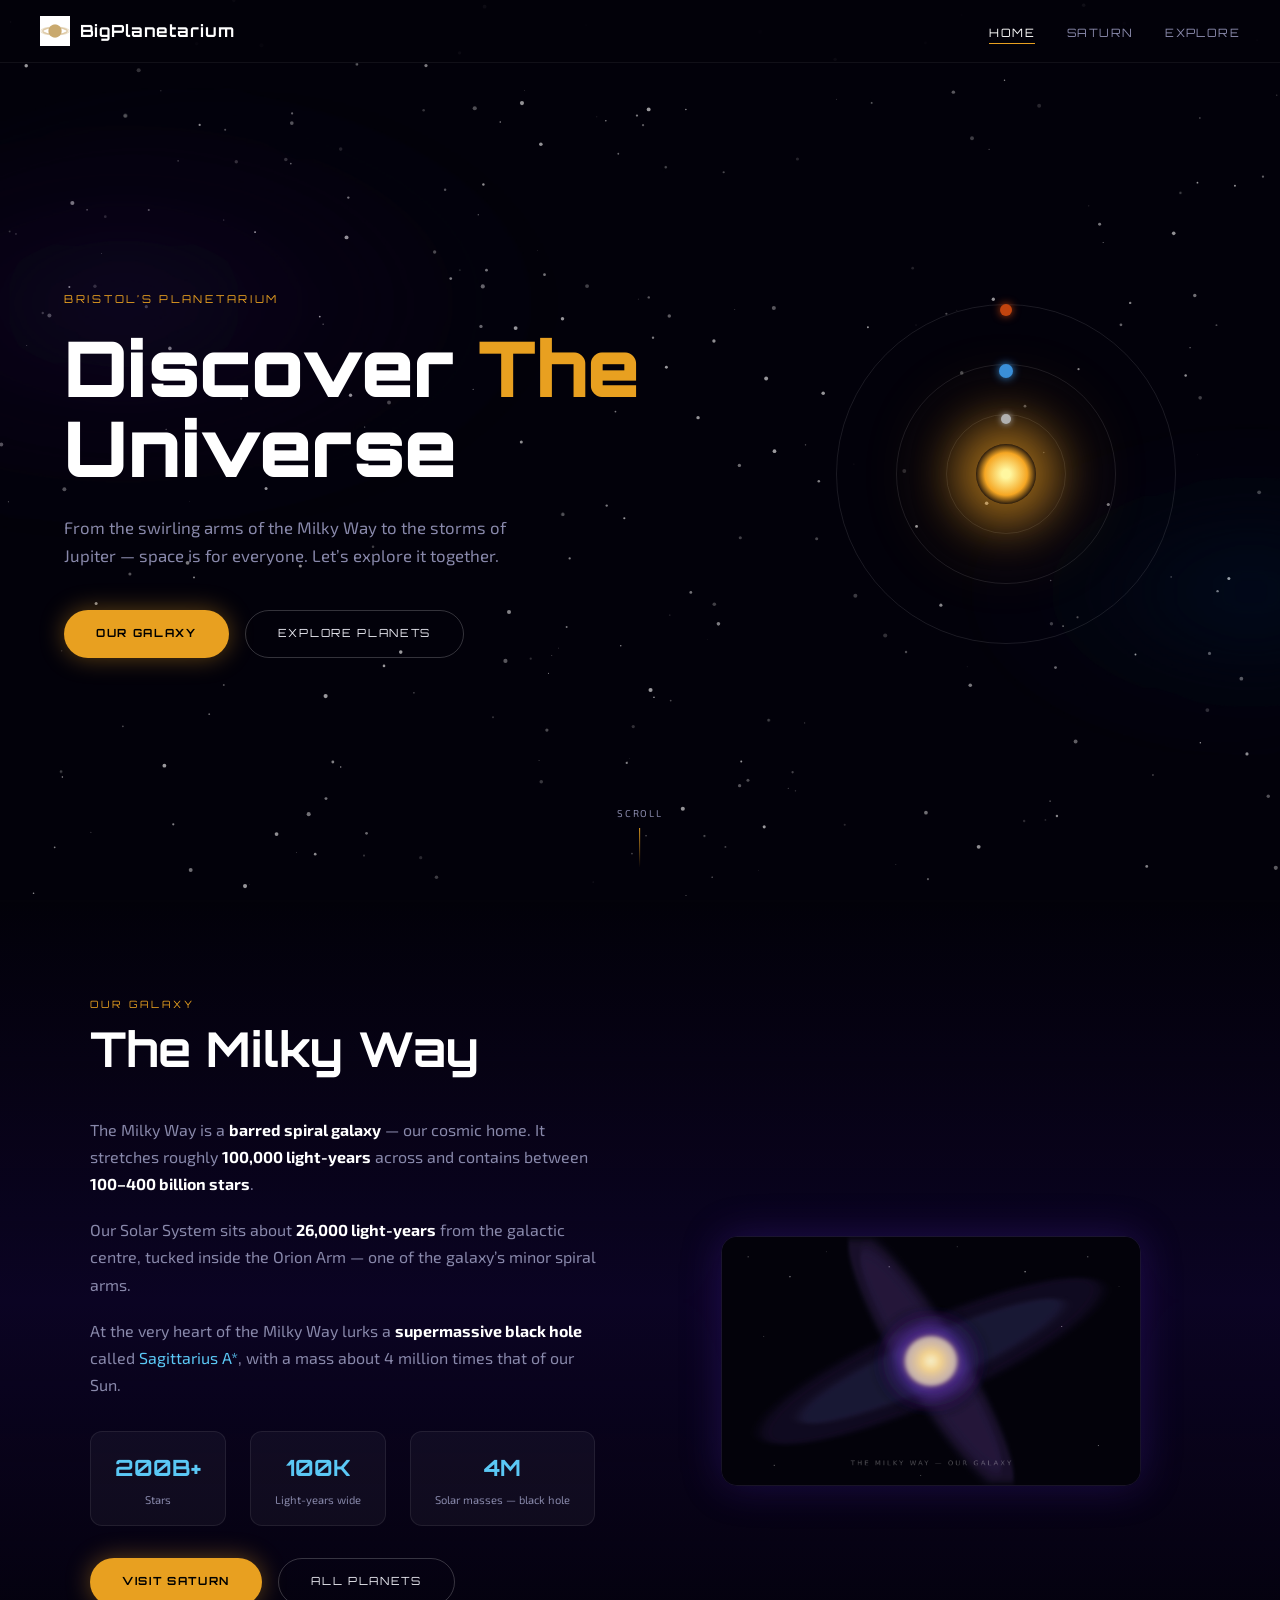
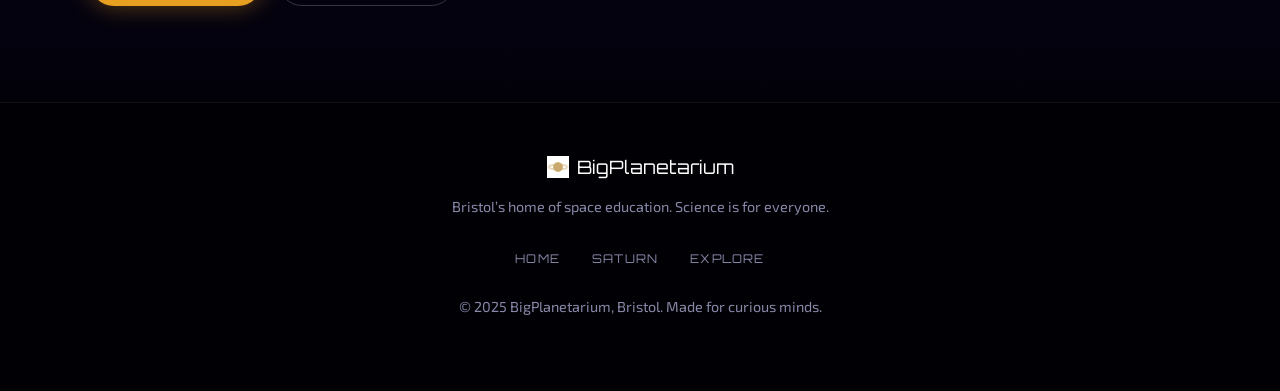
<file: index.html>
<!DOCTYPE html>
<html lang="en">
<head>
  <meta charset="UTF-8" />
  <meta name="viewport" content="width=device-width, initial-scale=1.0" />
  <title>BigPlanetarium &mdash; Home</title>
  <meta name="description" content="BigPlanetarium — Bristol's home of space education. Explore the Milky Way and our Solar System." />
  <link rel="stylesheet" href="style.css" />
  <link href="https://fonts.googleapis.com/css2?family=Orbitron:wght@400;700;900&family=Exo+2:wght@300;400;600&display=swap" rel="stylesheet" />
</head>
<body>

  <!-- STAR CANVAS -->
  <canvas id="starCanvas" aria-hidden="true"></canvas>

  <!-- NAVIGATION -->
  <nav class="navbar" role="navigation" aria-label="Main Navigation">
    <div class="nav-logo">
      <img src="./images/saturn.jpg" alt="" aria-hidden="true" width="30" height="30" />
      <span>BigPlanetarium</span>
    </div>
    <ul class="nav-links" role="list">
      <li><a href="index.html"   class="nav-link active">Home</a></li>
      <li><a href="saturn.html"  class="nav-link">Saturn</a></li>
      <li><a href="explore.html" class="nav-link">Explore</a></li>
    </ul>
    <button class="hamburger" id="hamburger" aria-label="Toggle menu" aria-expanded="false">
      <span></span><span></span><span></span>
    </button>
  </nav>

  <!-- HERO — LANDING PAGE -->
  <section id="home" class="hero" aria-labelledby="hero-heading">
    <img src="./images/hero-bg.jpg" alt="" class="hero-bg-img" aria-hidden="true" />

    <div class="hero-content">
      <p class="hero-tag">Bristol&rsquo;s Planetarium</p>
      <h1 id="hero-heading" class="hero-title">
        <span class="word">Discover</span>
        <span class="word accent">The</span>
        <span class="word">Universe</span>
      </h1>
      <p class="hero-sub">
        From the swirling arms of the Milky Way to the storms of Jupiter &mdash;
        space is for everyone. Let&rsquo;s explore it together.
      </p>
      <div class="hero-cta">
        <a href="#milkyway"    class="btn btn-primary">Our Galaxy</a>
        <a href="explore.html" class="btn btn-ghost">Explore Planets</a>
      </div>
    </div>

    <!-- CSS-only animated solar system (decorative) -->
    <div class="hero-solar" aria-hidden="true">
      <div class="orbit-ring ring-1"></div>
      <div class="orbit-ring ring-2"></div>
      <div class="orbit-ring ring-3"></div>
      <div class="sun-glow"></div>
      <div class="planet-orbit orbit-1"><div class="planet p-mercury"></div></div>
      <div class="planet-orbit orbit-2"><div class="planet p-earth"></div></div>
      <div class="planet-orbit orbit-3"><div class="planet p-mars"></div></div>
    </div>

    <div class="scroll-hint" aria-hidden="true">
      <span>Scroll</span>
      <div class="scroll-arrow"></div>
    </div>
  </section>

  <!-- MILKY WAY OVERVIEW -->
  <section id="milkyway" class="section milkyway-section" aria-labelledby="mw-heading">
    <div class="section-inner">
      <div class="section-label">Our Galaxy</div>
      <h2 id="mw-heading" class="section-title">The Milky Way</h2>

      <div class="mw-grid">
        <div class="mw-text">
          <p>The Milky Way is a <strong>barred spiral galaxy</strong> &mdash; our cosmic home.
             It stretches roughly <strong>100,000 light-years</strong> across and contains
             between <strong>100&ndash;400 billion stars</strong>.</p>
          <p>Our Solar System sits about <strong>26,000 light-years</strong> from the galactic
             centre, tucked inside the Orion Arm &mdash; one of the galaxy&rsquo;s minor spiral arms.</p>
          <p>At the very heart of the Milky Way lurks a <strong>supermassive black hole</strong>
             called <em>Sagittarius A*</em>, with a mass about 4 million times that of our Sun.</p>

          <div class="fact-strip" role="list" aria-label="Key Milky Way facts">
            <div class="fact" role="listitem">
              <span class="fact-num">200B+</span>
              <span class="fact-label">Stars</span>
            </div>
            <div class="fact" role="listitem">
              <span class="fact-num">100K</span>
              <span class="fact-label">Light-years wide</span>
            </div>
            <div class="fact" role="listitem">
              <span class="fact-num">4M</span>
              <span class="fact-label">Solar masses &mdash; black hole</span>
            </div>
          </div>

          <!-- Buttons linking to other pages -->
          <div class="mw-links">
            <a href="saturn.html"  class="btn btn-primary">Visit Saturn</a>
            <a href="explore.html" class="btn btn-ghost">All Planets</a>
          </div>
        </div>

        <div class="mw-visual">
          <img
            src="./images/milkyway.jpg"
            alt="Illustrated overhead view of the Milky Way galaxy showing spiral arms and a glowing core"
            class="mw-img"
            width="400" height="250"
          />
        </div>
      </div>
    </div>
  </section>

  <!-- FOOTER -->
  <footer class="footer" role="contentinfo">
    <div class="footer-inner">
      <div class="footer-logo">
        <img src="./images/saturn.jpg" alt="" aria-hidden="true" width="22" height="22" />
        BigPlanetarium
      </div>
      <p>Bristol&rsquo;s home of space education. Science is for everyone.</p>
      <nav aria-label="Footer Navigation">
        <ul class="footer-links" role="list">
          <li><a href="index.html">Home</a></li>
          <li><a href="saturn.html">Saturn</a></li>
          <li><a href="explore.html">Explore</a></li>
        </ul>
      </nav>
      <p class="footer-copy">&copy; 2025 BigPlanetarium, Bristol. Made for curious minds.</p>
    </div>
  </footer>

  <script src="script.js"></script>
</body>
</html>
</file>
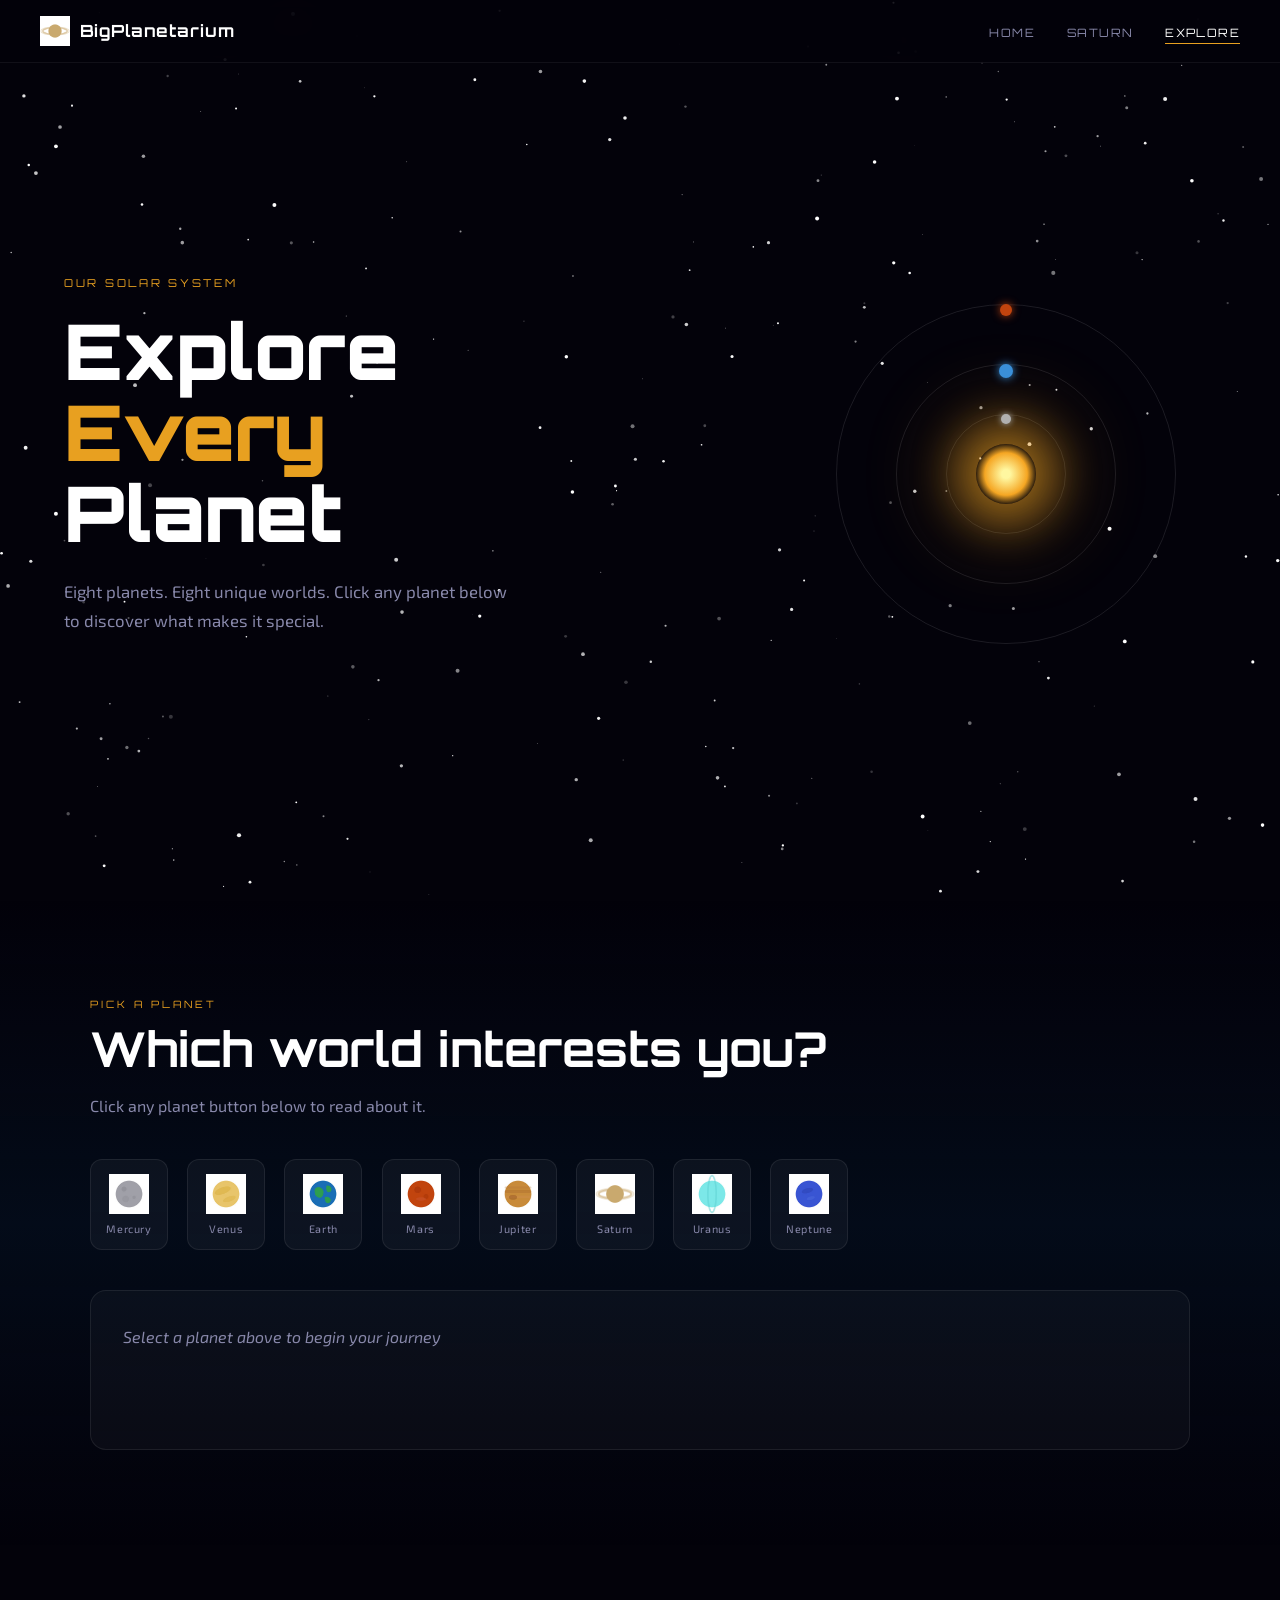
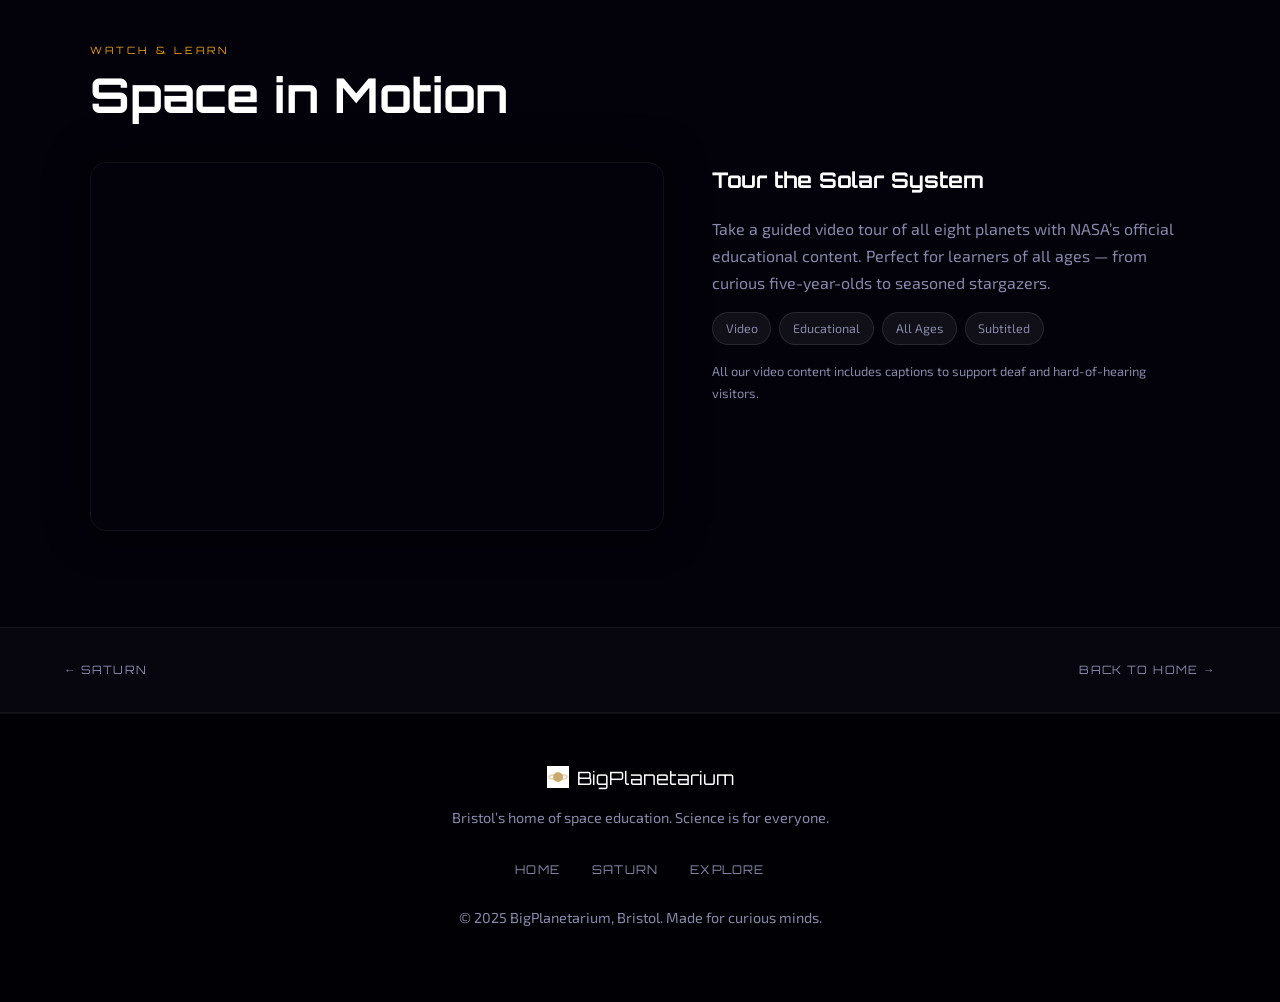
<file: explore.html>
<!DOCTYPE html>
<html lang="en">
<head>
  <meta charset="UTF-8" />
  <meta name="viewport" content="width=device-width, initial-scale=1.0" />
  <title>BigPlanetarium &mdash; Explore</title>
  <meta name="description" content="Explore all eight planets of our Solar System. Click a planet to learn more about it." />
  <link rel="stylesheet" href="style.css" />
  <link href="https://fonts.googleapis.com/css2?family=Orbitron:wght@400;700;900&family=Exo+2:wght@300;400;600&display=swap" rel="stylesheet" />
</head>
<body>

  <!-- STAR CANVAS -->
  <canvas id="starCanvas" aria-hidden="true"></canvas>

  <!-- NAVIGATION -->
  <nav class="navbar" role="navigation" aria-label="Main Navigation">
    <div class="nav-logo">
      <img src="./images/saturn.jpg" alt="" aria-hidden="true" width="30" height="30" />
      <span>BigPlanetarium</span>
    </div>
    <ul class="nav-links" role="list">
      <li><a href="index.html"   class="nav-link">Home</a></li>
      <li><a href="saturn.html"  class="nav-link">Saturn</a></li>
      <li><a href="explore.html" class="nav-link active">Explore</a></li>
    </ul>
    <button class="hamburger" id="hamburger" aria-label="Toggle menu" aria-expanded="false">
      <span></span><span></span><span></span>
    </button>
  </nav>

  <!-- EXPLORE HERO -->
  <section class="page-hero explore-hero" aria-labelledby="explore-hero-h">
    <div class="page-hero-content">
      <p class="hero-tag">Our Solar System</p>
      <h1 id="explore-hero-h" class="hero-title">
        <span class="word">Explore</span>
        <span class="word accent">Every</span>
        <span class="word">Planet</span>
      </h1>
      <p class="hero-sub">
        Eight planets. Eight unique worlds. Click any planet below to discover
        what makes it special.
      </p>
    </div>

    <!-- CSS mini solar system -->
    <div class="hero-solar" aria-hidden="true">
      <div class="orbit-ring ring-1"></div>
      <div class="orbit-ring ring-2"></div>
      <div class="orbit-ring ring-3"></div>
      <div class="sun-glow"></div>
      <div class="planet-orbit orbit-1"><div class="planet p-mercury"></div></div>
      <div class="planet-orbit orbit-2"><div class="planet p-earth"></div></div>
      <div class="planet-orbit orbit-3"><div class="planet p-mars"></div></div>
    </div>
  </section>

  <!-- ══════════════════════════════════════
       PLANET PICKER
       All planet content is in HTML.
       JS only shows/hides the articles.
  ══════════════════════════════════════ -->
  <section class="section explore-section" aria-labelledby="picker-heading">
    <div class="section-inner">
      <div class="section-label">Pick a Planet</div>
      <h2 id="picker-heading" class="section-title">Which world interests you?</h2>
      <p class="section-sub">Click any planet button below to read about it.</p>

      <!-- 8 PLANET BUTTONS — each points to its article via data-target -->
      <div class="solar-picker" role="group" aria-label="Solar System planet picker">

        <button class="picker-btn" data-target="info-mercury" aria-label="Learn about Mercury">
          <img src="./images/mercury.jpg" alt="" class="picker-planet-icon" aria-hidden="true" />
          <span class="picker-planet-name">Mercury</span>
        </button>

        <button class="picker-btn" data-target="info-venus" aria-label="Learn about Venus">
          <img src="./images/venus.jpg" alt="" class="picker-planet-icon" aria-hidden="true" />
          <span class="picker-planet-name">Venus</span>
        </button>

        <button class="picker-btn" data-target="info-earth" aria-label="Learn about Earth">
          <img src="./images/earth.jpg " alt="" class="picker-planet-icon" aria-hidden="true" />
          <span class="picker-planet-name">Earth</span>
        </button>

        <button class="picker-btn" data-target="info-mars" aria-label="Learn about Mars">
          <img src="./images/mars.jpg" alt="" class="picker-planet-icon" aria-hidden="true" />
          <span class="picker-planet-name">Mars</span>
        </button>

        <button class="picker-btn" data-target="info-jupiter" aria-label="Learn about Jupiter">
          <img src="./images/jupiter.jpg" alt="" class="picker-planet-icon" aria-hidden="true" />
          <span class="picker-planet-name">Jupiter</span>
        </button>

        <button class="picker-btn" data-target="info-saturn" aria-label="Learn about Saturn">
          <img src="./images/saturn.jpg" alt="" class="picker-planet-icon" aria-hidden="true" />
          <span class="picker-planet-name">Saturn</span>
        </button>

        <button class="picker-btn" data-target="info-uranus" aria-label="Learn about Uranus">
          <img src="./images/uranus.jpg" alt="" class="picker-planet-icon" aria-hidden="true" />
          <span class="picker-planet-name">Uranus</span>
        </button>

        <button class="picker-btn" data-target="info-neptune" aria-label="Learn about Neptune">
          <img src="./images/neptune.jpg" alt="" class="picker-planet-icon" aria-hidden="true" />
          <span class="picker-planet-name">Neptune</span>
        </button>

      </div><!-- end .solar-picker -->

      <!-- PLANET INFO CARDS — all written in HTML, JS shows the right one -->
      <div class="planet-card" id="planetCard" aria-live="polite" aria-atomic="true">

        <p class="card-prompt" id="cardPrompt">Select a planet above to begin your journey</p>

        <!-- MERCURY -->
        <article class="planet-info-panel hidden" id="info-mercury" aria-label="Mercury information">
          <div class="card-header">
            <img src="./images/mercury.jpg" alt="Mercury" class="card-planet-icon" />
            <div>
              <div class="card-name">Mercury</div>
              <div class="card-type">Rocky Planet</div>
            </div>
          </div>
          <p class="card-desc">Mercury is the smallest planet and the closest to the Sun. A single day on Mercury is longer than its year &mdash; it spins very slowly but orbits the Sun incredibly fast.</p>
          <div class="card-facts" aria-label="Mercury key facts">
            <span class="card-fact">77M km from Sun</span>
            <span class="card-fact">Day: 59 Earth days</span>
            <span class="card-fact">Moons: 0</span>
          </div>
        </article>

        <!-- VENUS -->
        <article class="planet-info-panel hidden" id="info-venus" aria-label="Venus information">
          <div class="card-header">
            <img src="./images/venus.jpg" alt="Venus" class="card-planet-icon" />
            <div>
              <div class="card-name">Venus</div>
              <div class="card-type">Terrestrial Planet</div>
            </div>
          </div>
          <p class="card-desc">Venus is the hottest planet at 465&deg;C &mdash; even hotter than Mercury. A thick blanket of carbon dioxide traps heat in a runaway greenhouse effect. It also spins backwards.</p>
          <div class="card-facts" aria-label="Venus key facts">
            <span class="card-fact">Temp: 465&deg;C</span>
            <span class="card-fact">Day: 243 Earth days</span>
            <span class="card-fact">Moons: 0</span>
          </div>
        </article>

        <!-- EARTH -->
        <article class="planet-info-panel hidden" id="info-earth" aria-label="Earth information">
          <div class="card-header">
            <img src="./images/earth.jpg" alt="Earth" class="card-planet-icon" />
            <div>
              <div class="card-name">Earth</div>
              <div class="card-type">Terrestrial Planet</div>
            </div>
          </div>
          <p class="card-desc">Our home &mdash; the only planet known to support life. Earth has liquid water, a protective magnetic field, and just the right atmosphere to keep conditions stable for living things.</p>
          <div class="card-facts" aria-label="Earth key facts">
            <span class="card-fact">150M km from Sun</span>
            <span class="card-fact">Day: 24 hours</span>
            <span class="card-fact">Moons: 1</span>
          </div>
        </article>

        <!-- MARS -->
        <article class="planet-info-panel hidden" id="info-mars" aria-label="Mars information">
          <div class="card-header">
            <img src="./images/mars.jpg" alt="Mars" class="card-planet-icon" />
            <div>
              <div class="card-name">Mars</div>
              <div class="card-type">Rocky Planet</div>
            </div>
          </div>
          <p class="card-desc">Mars has the tallest volcano in the Solar System (Olympus Mons) and a canyon that would stretch across the USA. NASA rovers are actively exploring its surface today.</p>
          <div class="card-facts" aria-label="Mars key facts">
            <span class="card-fact">Temp: &minus;60&deg;C avg</span>
            <span class="card-fact">Day: 24.6 hours</span>
            <span class="card-fact">Moons: 2</span>
          </div>
        </article>

        <!-- JUPITER -->
        <article class="planet-info-panel hidden" id="info-jupiter" aria-label="Jupiter information">
          <div class="card-header">
            <img src="./images/jupiter.jpg" alt="Jupiter" class="card-planet-icon" />
            <div>
              <div class="card-name">Jupiter</div>
              <div class="card-type">Gas Giant</div>
            </div>
          </div>
          <p class="card-desc">Jupiter is so large that every other planet could fit inside it. Its Great Red Spot is a storm that has been swirling for over 350 years. It has 95 known moons.</p>
          <div class="card-facts" aria-label="Jupiter key facts">
            <span class="card-fact">Moons: 95</span>
            <span class="card-fact">Day: 10 hours</span>
            <span class="card-fact">Mass: 318x Earth</span>
          </div>
        </article>

        <!-- SATURN -->
        <article class="planet-info-panel hidden" id="info-saturn" aria-label="Saturn information">
          <div class="card-header">
            <img src="./images/saturn.jpg" alt="Saturn" class="card-planet-icon" />
            <div>
              <div class="card-name">Saturn</div>
              <div class="card-type">Gas Giant</div>
            </div>
          </div>
          <p class="card-desc">Famous for its spectacular ring system made of ice and rock. Saturn is the least dense planet &mdash; it would float on water! It holds the record with 146 confirmed moons. <a href="saturn.html">Visit the full Saturn page &rarr;</a></p>
          <div class="card-facts" aria-label="Saturn key facts">
            <span class="card-fact">7 main ring groups</span>
            <span class="card-fact">Moons: 146</span>
            <span class="card-fact">Day: 10.7 hours</span>
          </div>
        </article>

        <!-- URANUS -->
        <article class="planet-info-panel hidden" id="info-uranus" aria-label="Uranus information">
          <div class="card-header">
            <img src="./images/uranus.jpg" alt="Uranus" class="card-planet-icon" />
            <div>
              <div class="card-name">Uranus</div>
              <div class="card-type">Ice Giant</div>
            </div>
          </div>
          <p class="card-desc">Uranus rotates on its side &mdash; its axis is tilted at 98 degrees, so it essentially rolls around the Sun. Its blue-green colour comes from methane in its atmosphere.</p>
          <div class="card-facts" aria-label="Uranus key facts">
            <span class="card-fact">Temp: &minus;224&deg;C</span>
            <span class="card-fact">Moons: 28</span>
            <span class="card-fact">Tilt: 98 degrees</span>
          </div>
        </article>

        <!-- NEPTUNE -->
        <article class="planet-info-panel hidden" id="info-neptune" aria-label="Neptune information">
          <div class="card-header">
            <img src="./images/neptune.jpg" alt="Neptune" class="card-planet-icon" />
            <div>
              <div class="card-name">Neptune</div>
              <div class="card-type">Ice Giant</div>
            </div>
          </div>
          <p class="card-desc">Neptune has the strongest winds in the Solar System &mdash; up to 2,100 km/h. It was the first planet discovered through mathematical prediction rather than direct observation.</p>
          <div class="card-facts" aria-label="Neptune key facts">
            <span class="card-fact">Wind: 2,100 km/h</span>
            <span class="card-fact">Moons: 16</span>
            <span class="card-fact">Year: 165 Earth years</span>
          </div>
        </article>

      </div><!-- end #planetCard -->
    </div>
  </section>

  <!-- VIDEO SECTION -->
  <section class="section media-section" aria-labelledby="media-heading">
    <div class="section-inner">
      <div class="section-label">Watch &amp; Learn</div>
      <h2 id="media-heading" class="section-title">Space in Motion</h2>
      <div class="media-grid">
        <div class="video-wrap">
          <iframe
            width="100%"
            height="360"
            src="https://www.youtube.com/embed/libKVRa01L8"
            title="Tour of the Solar System — NASA educational video"
            frameborder="0"
            allow="accelerometer; autoplay; clipboard-write; encrypted-media; gyroscope; picture-in-picture"
            allowfullscreen
            aria-label="YouTube video: Tour of the Solar System">
          </iframe>
        </div>
        <div class="media-text">
          <h3>Tour the Solar System</h3>
          <p>Take a guided video tour of all eight planets with NASA&rsquo;s official educational content. Perfect for learners of all ages &mdash; from curious five-year-olds to seasoned stargazers.</p>
          <div class="media-badges" aria-label="Content features">
            <span class="badge">Video</span>
            <span class="badge">Educational</span>
            <span class="badge">All Ages</span>
            <span class="badge">Subtitled</span>
          </div>
          <p class="media-note">All our video content includes captions to support deaf and hard-of-hearing visitors.</p>
        </div>
      </div>
    </div>
  </section>

  <!-- PAGE NAVIGATION -->
  <div class="page-nav-strip">
    <a href="saturn.html" class="page-nav-btn">&larr; Saturn</a>
    <a href="index.html"  class="page-nav-btn">Back to Home &rarr;</a>
  </div>

  <!-- FOOTER -->
  <footer class="footer" role="contentinfo">
    <div class="footer-inner">
      <div class="footer-logo">
        <img src="./images/saturn.jpg" alt="" aria-hidden="true" width="22" height="22" />
        BigPlanetarium
      </div>
      <p>Bristol&rsquo;s home of space education. Science is for everyone.</p>
      <nav aria-label="Footer Navigation">
        <ul class="footer-links" role="list">
          <li><a href="index.html">Home</a></li>
          <li><a href="saturn.html">Saturn</a></li>
          <li><a href="explore.html">Explore</a></li>
        </ul>
      </nav>
      <p class="footer-copy">&copy; 2025 BigPlanetarium, Bristol. Made for curious minds.</p>
    </div>
  </footer>

  <script src="script.js"></script>
</body>
</html>
</file>
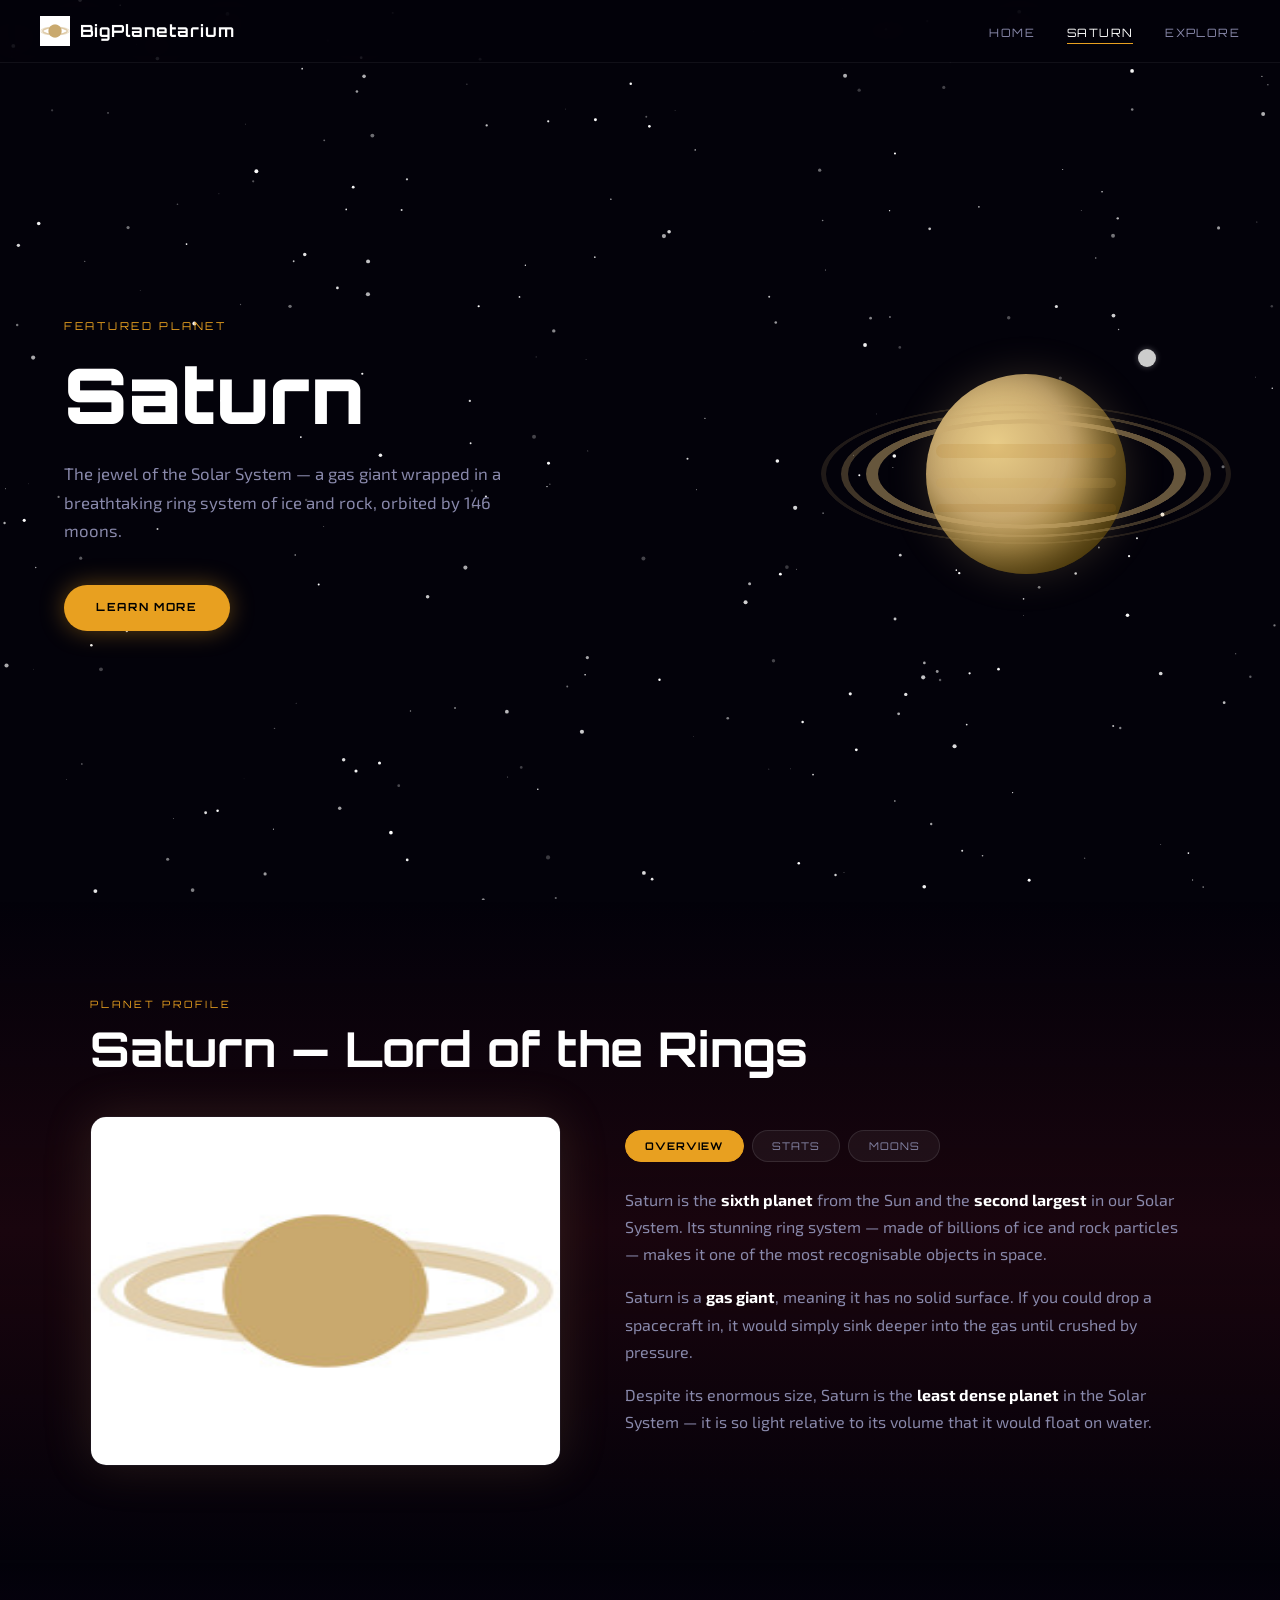
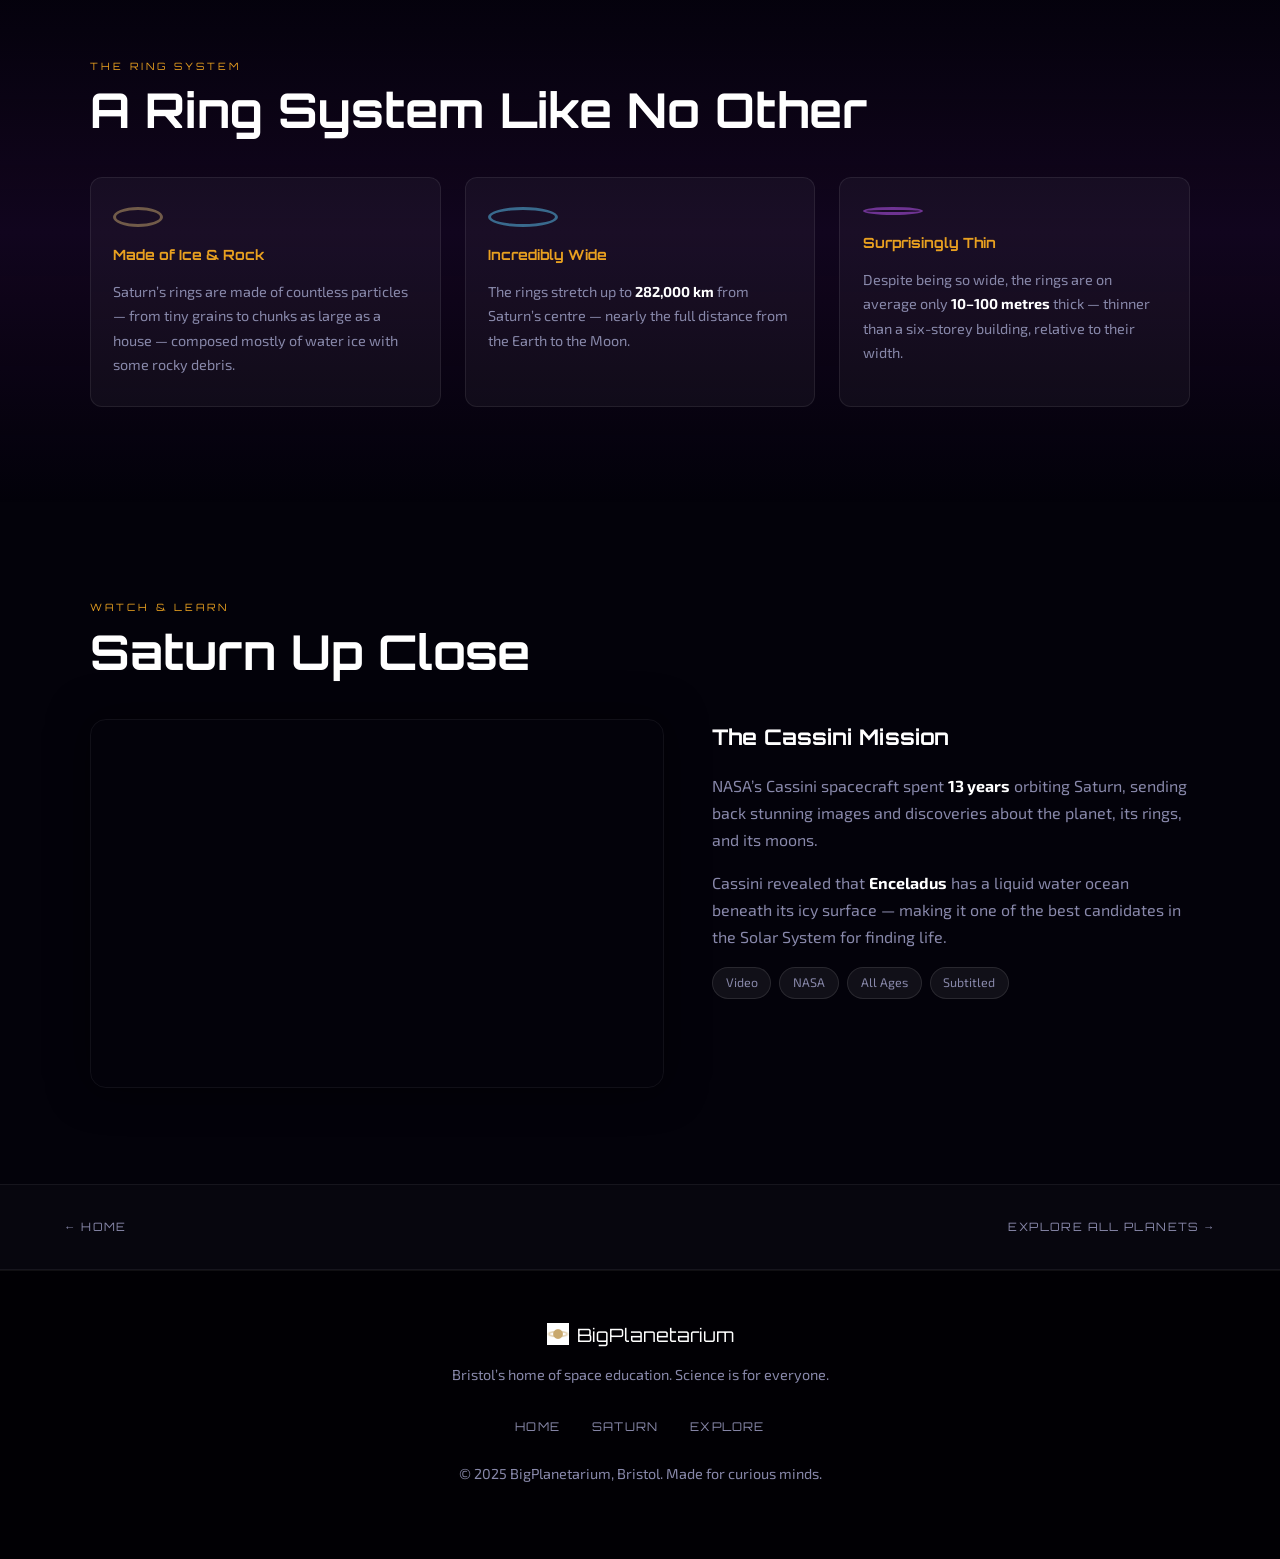
<file: saturn.html>
<!DOCTYPE html>
<html lang="en">
<head>
  <meta charset="UTF-8" />
  <meta name="viewport" content="width=device-width, initial-scale=1.0" />
  <title>BigPlanetarium &mdash; Saturn</title>
  <meta name="description" content="Explore Saturn — the ringed gas giant. Learn about its rings, moons, and statistics." />
  <link rel="stylesheet" href="style.css" />
  <link href="https://fonts.googleapis.com/css2?family=Orbitron:wght@400;700;900&family=Exo+2:wght@300;400;600&display=swap" rel="stylesheet" />
</head>
<body>

  <!-- STAR CANVAS -->
  <canvas id="starCanvas" aria-hidden="true"></canvas>

  <!-- NAVIGATION -->
  <nav class="navbar" role="navigation" aria-label="Main Navigation">
    <div class="nav-logo">
      <img src="./images/saturn.jpg" alt="" aria-hidden="true" width="30" height="30" />
      <span>BigPlanetarium</span>
    </div>
    <ul class="nav-links" role="list">
      <li><a href="index.html"   class="nav-link">Home</a></li>
      <li><a href="saturn.html"  class="nav-link active">Saturn</a></li>
      <li><a href="explore.html" class="nav-link">Explore</a></li>
    </ul>
    <button class="hamburger" id="hamburger" aria-label="Toggle menu" aria-expanded="false">
      <span></span><span></span><span></span>
    </button>
  </nav>

  <!-- SATURN HERO -->
  <section class="page-hero" aria-labelledby="saturn-hero-h">
    <div class="page-hero-content">
      <p class="hero-tag">Featured Planet</p>
      <h1 id="saturn-hero-h" class="hero-title">
        <span class="word">Saturn</span>
      </h1>
      <p class="hero-sub">
        The jewel of the Solar System &mdash; a gas giant wrapped in a breathtaking
        ring system of ice and rock, orbited by 146 moons.
      </p>
      <a href="#saturn-main" class="btn btn-primary">Learn More</a>
    </div>

    <!-- CSS Saturn in the hero -->
    <div class="hero-saturn-wrap" aria-hidden="true">
      <div class="saturn-body">
        <div class="saturn-band b1"></div>
        <div class="saturn-band b2"></div>
        <div class="saturn-band b3"></div>
        <div class="saturn-ring-container">
          <div class="saturn-ring ring-a"></div>
          <div class="saturn-ring ring-b"></div>
          <div class="saturn-ring ring-c"></div>
        </div>
        <div class="saturn-moon"></div>
      </div>
    </div>
  </section>

  <!-- SATURN INFO + TABS -->
  <section id="saturn-main" class="section planet-section" aria-labelledby="planet-heading">
    <div class="section-inner">
      <div class="section-label">Planet Profile</div>
      <h2 id="planet-heading" class="section-title">Saturn &mdash; Lord of the Rings</h2>

      <div class="planet-layout">

        <!-- Saturn SVG artwork -->
        <div class="saturn-img-wrap">
          <img
            src="./images/saturn.jpg"
            alt="Illustrated view of Saturn with its ring system and nearby moon Titan"
            class="saturn-page-img"
            width="500" height="350"
          />
        </div>

        <!-- Tab panel -->
        <div class="planet-info">
          <div class="info-tabs" role="tablist" aria-label="Saturn information tabs">
            <button class="tab active" role="tab" aria-selected="true"  data-tab="overview">Overview</button>
            <button class="tab"        role="tab" aria-selected="false" data-tab="stats">Stats</button>
            <button class="tab"        role="tab" aria-selected="false" data-tab="moons">Moons</button>
          </div>

          <div class="tab-content" id="tab-overview" role="tabpanel">
            <p>Saturn is the <strong>sixth planet</strong> from the Sun and the
               <strong>second largest</strong> in our Solar System. Its stunning ring
               system &mdash; made of billions of ice and rock particles &mdash; makes it
               one of the most recognisable objects in space.</p>
            <p>Saturn is a <strong>gas giant</strong>, meaning it has no solid surface.
               If you could drop a spacecraft in, it would simply sink deeper into the
               gas until crushed by pressure.</p>
            <p>Despite its enormous size, Saturn is the <strong>least dense planet</strong>
               in the Solar System &mdash; it is so light relative to its volume that it
               would float on water.</p>
          </div>

          <div class="tab-content hidden" id="tab-stats" role="tabpanel">
            <ul class="stat-list" aria-label="Saturn statistics">
              <li><span>Distance from Sun</span> <strong>1.43 billion km</strong></li>
              <li><span>Day length</span>         <strong>10.7 hours</strong></li>
              <li><span>Year length</span>        <strong>29.4 Earth years</strong></li>
              <li><span>Temperature</span>        <strong>&minus;178&deg;C</strong></li>
              <li><span>Diameter</span>           <strong>116,460 km</strong></li>
              <li><span>Number of moons</span>    <strong>146 (and counting)</strong></li>
              <li><span>Ring groups</span>        <strong>7 main rings</strong></li>
            </ul>
          </div>

          <div class="tab-content hidden" id="tab-moons" role="tabpanel">
            <p>Saturn has <strong>146 confirmed moons</strong> &mdash; more than any other planet.</p>
            <ul class="moon-list">
              <li>
                <span class="moon-dot titan"></span>
                <span><strong>Titan</strong> &mdash; larger than Mercury, with a thick atmosphere and liquid methane lakes</span>
              </li>
              <li>
                <span class="moon-dot enceladus"></span>
                <span><strong>Enceladus</strong> &mdash; jets of water ice shoot from its south pole, hinting at a hidden ocean</span>
              </li>
              <li>
                <span class="moon-dot mimas"></span>
                <span><strong>Mimas</strong> &mdash; its huge crater makes it look remarkably like the Death Star</span>
              </li>
            </ul>
          </div>
        </div>
      </div>
    </div>
  </section>

  <!-- RINGS SECTION -->
  <section class="section rings-section" aria-labelledby="rings-heading">
    <div class="section-inner">
      <div class="section-label">The Ring System</div>
      <h2 id="rings-heading" class="section-title">A Ring System Like No Other</h2>
      <div class="rings-grid">

        <div class="ring-card">
          <div class="ring-card-icon ice" aria-hidden="true"></div>
          <h3>Made of Ice &amp; Rock</h3>
          <p>Saturn&rsquo;s rings are made of countless particles &mdash; from tiny grains
             to chunks as large as a house &mdash; composed mostly of water ice with some
             rocky debris.</p>
        </div>

        <div class="ring-card">
          <div class="ring-card-icon wide" aria-hidden="true"></div>
          <h3>Incredibly Wide</h3>
          <p>The rings stretch up to <strong>282,000 km</strong> from Saturn&rsquo;s
             centre &mdash; nearly the full distance from the Earth to the Moon.</p>
        </div>

        <div class="ring-card">
          <div class="ring-card-icon thin" aria-hidden="true"></div>
          <h3>Surprisingly Thin</h3>
          <p>Despite being so wide, the rings are on average only <strong>10&ndash;100
             metres</strong> thick &mdash; thinner than a six-storey building, relative
             to their width.</p>
        </div>

      </div>
    </div>
  </section>

  <!-- VIDEO -->
  <section class="section media-section" aria-labelledby="saturn-video-h">
    <div class="section-inner">
      <div class="section-label">Watch &amp; Learn</div>
      <h2 id="saturn-video-h" class="section-title">Saturn Up Close</h2>
      <div class="media-grid">
        <div class="video-wrap">
          <iframe
            width="100%"
            height="360"
            src="https://www.youtube.com/embed/epZdZaEQhS0"
            title="Saturn — NASA Cassini mission highlights"
            frameborder="0"
            allow="accelerometer; autoplay; clipboard-write; encrypted-media; gyroscope; picture-in-picture"
            allowfullscreen
            aria-label="YouTube video: Saturn Cassini mission highlights">
          </iframe>
        </div>
        <div class="media-text">
          <h3>The Cassini Mission</h3>
          <p>NASA&rsquo;s Cassini spacecraft spent <strong>13 years</strong> orbiting
             Saturn, sending back stunning images and discoveries about the planet,
             its rings, and its moons.</p>
          <p>Cassini revealed that <strong>Enceladus</strong> has a liquid water ocean
             beneath its icy surface &mdash; making it one of the best candidates in
             the Solar System for finding life.</p>
          <div class="media-badges" aria-label="Content features">
            <span class="badge">Video</span>
            <span class="badge">NASA</span>
            <span class="badge">All Ages</span>
            <span class="badge">Subtitled</span>
          </div>
        </div>
      </div>
    </div>
  </section>

  <!-- PAGE NAVIGATION -->
  <div class="page-nav-strip">
    <a href="index.html"   class="page-nav-btn">&larr; Home</a>
    <a href="explore.html" class="page-nav-btn">Explore All Planets &rarr;</a>
  </div>

  <!-- FOOTER -->
  <footer class="footer" role="contentinfo">
    <div class="footer-inner">
      <div class="footer-logo">
        <img src="./images/saturn.jpg" alt="" aria-hidden="true" width="22" height="22" />
        BigPlanetarium
      </div>
      <p>Bristol&rsquo;s home of space education. Science is for everyone.</p>
      <nav aria-label="Footer Navigation">
        <ul class="footer-links" role="list">
          <li><a href="index.html">Home</a></li>
          <li><a href="saturn.html">Saturn</a></li>
          <li><a href="explore.html">Explore</a></li>
        </ul>
      </nav>
      <p class="footer-copy">&copy; 2025 BigPlanetarium, Bristol. Made for curious minds.</p>
    </div>
  </footer>

  <script src="script.js"></script>
</body>
</html>
</file>
<file: style.css>
/* ===========================
   BigPlanetarium — style.css
   =========================== */

/* CSS VARIABLES */
:root {
  --bg:           #03020a;
  --bg2:          #07051a;
  --accent:       #e8a020;
  --accent2:      #5bc8f5;
  --accent3:      #c45bff;
  --text:         #e8e8f0;
  --text-muted:   #8888aa;
  --saturn:       #c9a96e;
  --font-display: 'Orbitron', sans-serif;
  --font-body:    'Exo 2', sans-serif;
  --radius:       12px;
  --transition:   0.35s cubic-bezier(0.4, 0, 0.2, 1);
}

/* RESET */
*, *::before, *::after { box-sizing: border-box; margin: 0; padding: 0; }
html  { scroll-behavior: smooth; font-size: 16px; }
body  { background: var(--bg); color: var(--text); font-family: var(--font-body); line-height: 1.7; overflow-x: hidden; }

a { color: var(--accent2); text-decoration: none; }
a:focus-visible { outline: 3px solid var(--accent); outline-offset: 4px; border-radius: 4px; }
strong { color: #fff; }
em     { color: var(--accent2); font-style: normal; }

/* STAR CANVAS */
#starCanvas {
  position: fixed;
  top: 0; left: 0;
  width: 100%; height: 100%;
  z-index: 0;
  pointer-events: none;
}

/* NAVBAR */
.navbar {
  position: fixed;
  top: 0; left: 0; right: 0;
  z-index: 100;
  display: flex;
  align-items: center;
  justify-content: space-between;
  padding: 1rem 2.5rem;
  background: rgba(3,2,10,0.75);
  backdrop-filter: blur(16px);
  border-bottom: 1px solid rgba(255,255,255,0.06);
}

.nav-logo {
  font-family: var(--font-display);
  font-size: 1.05rem;
  font-weight: 700;
  color: #fff;
  display: flex;
  align-items: center;
  gap: 0.6rem;
  letter-spacing: 0.05em;
}
.logo-img { display: block; filter: drop-shadow(0 0 6px rgba(201,169,110,0.6)); }

.nav-links { display: flex; gap: 2rem; list-style: none; }
.nav-link {
  font-family: var(--font-display);
  font-size: 0.72rem;
  letter-spacing: 0.12em;
  color: var(--text-muted);
  text-transform: uppercase;
  transition: color var(--transition);
  position: relative;
}
.nav-link::after {
  content: '';
  position: absolute;
  bottom: -4px; left: 0; right: 0;
  height: 1px;
  background: var(--accent);
  transform: scaleX(0);
  transform-origin: left;
  transition: transform var(--transition);
}
.nav-link:hover, .nav-link:focus         { color: #fff; }
.nav-link:hover::after, .nav-link:focus::after { transform: scaleX(1); }

.hamburger {
  display: none;
  flex-direction: column;
  gap: 5px;
  background: none;
  border: none;
  cursor: pointer;
  padding: 4px;
}
.hamburger span { display: block; width: 24px; height: 2px; background: var(--text); border-radius: 2px; transition: transform 0.3s, opacity 0.3s; }

/* HERO */
.hero {
  position: relative;
  min-height: 100vh;
  display: flex;
  align-items: center;
  justify-content: space-between;
  padding: 7rem 5vw 4rem;
  z-index: 1;
  overflow: hidden;
}

.hero-bg-img {
  position: absolute;
  inset: 0;
  width: 100%;
  height: 100%;
  object-fit: cover;
  opacity: 0.4;
  z-index: 0;
  pointer-events: none;
}

.hero-content {
  position: relative;
  z-index: 1;
  max-width: 580px;
  animation: fadeSlideUp 1s ease both;
}

.hero-tag {
  font-family: var(--font-display);
  font-size: 0.68rem;
  letter-spacing: 0.25em;
  color: var(--accent);
  text-transform: uppercase;
  margin-bottom: 1.2rem;
}

.hero-title {
  font-family: var(--font-display);
  font-size: clamp(2.8rem, 6vw, 5.5rem);
  font-weight: 900;
  line-height: 1.05;
  margin-bottom: 1.5rem;
  color: #fff;
}
.hero-title .word           { display: inline-block; animation: wordDrop 0.8s ease both; }
.hero-title .word:nth-child(1) { animation-delay: 0.1s; }
.hero-title .word:nth-child(2) { animation-delay: 0.25s; }
.hero-title .word:nth-child(3) { animation-delay: 0.4s; }
.hero-title .accent         { color: var(--accent); }

.hero-sub { font-size: 1.05rem; color: var(--text-muted); margin-bottom: 2.5rem; max-width: 460px; }
.hero-cta { display: flex; gap: 1rem; flex-wrap: wrap; }

/* BUTTONS */
.btn {
  font-family: var(--font-display);
  font-size: 0.7rem;
  letter-spacing: 0.15em;
  text-transform: uppercase;
  padding: 0.85rem 2rem;
  border-radius: 60px;
  border: none;
  cursor: pointer;
  transition: transform 0.2s, box-shadow 0.2s, background 0.3s;
  display: inline-flex;
  align-items: center;
}
.btn:focus-visible { outline: 3px solid var(--accent); outline-offset: 4px; }
.btn-primary { background: var(--accent); color: #000; font-weight: 700; box-shadow: 0 0 24px rgba(232,160,32,0.4); }
.btn-primary:hover { transform: translateY(-2px); box-shadow: 0 0 40px rgba(232,160,32,0.6); }
.btn-ghost   { background: transparent; color: var(--text); border: 1px solid rgba(255,255,255,0.2); }
.btn-ghost:hover { background: rgba(255,255,255,0.06); transform: translateY(-2px); }

/* HERO MINI SOLAR SYSTEM */
.hero-solar {
  position: relative;
  width: 420px; height: 420px;
  flex-shrink: 0;
  z-index: 1;
  animation: fadeIn 1.5s ease both 0.5s;
}
.sun-glow {
  position: absolute; top: 50%; left: 50%;
  transform: translate(-50%,-50%);
  width: 60px; height: 60px;
  border-radius: 50%;
  background: radial-gradient(circle, #fff7a0 10%, #f5a623 50%, transparent 75%);
  box-shadow: 0 0 40px 20px rgba(245,166,35,0.5), 0 0 80px 40px rgba(245,166,35,0.2);
  animation: sunPulse 3s ease-in-out infinite;
}
.orbit-ring {
  position: absolute; top: 50%; left: 50%;
  transform: translate(-50%,-50%);
  border-radius: 50%;
  border: 1px solid rgba(255,255,255,0.1);
}
.ring-1 { width: 120px; height: 120px; }
.ring-2 { width: 220px; height: 220px; }
.ring-3 { width: 340px; height: 340px; }

.planet-orbit {
  position: absolute; top: 50%; left: 50%;
  border-radius: 50%;
  transform-origin: 0 0;
}
.orbit-1 { width:120px; height:120px; margin:-60px 0 0 -60px;   animation: orbit 5s  linear infinite; }
.orbit-2 { width:220px; height:220px; margin:-110px 0 0 -110px; animation: orbit 10s linear infinite; }
.orbit-3 { width:340px; height:340px; margin:-170px 0 0 -170px; animation: orbit 17s linear infinite; }

.planet      { position: absolute; top: 0; left: 50%; transform: translateX(-50%); border-radius: 50%; }
.p-mercury   { width:10px; height:10px; background:#b0b0b0; box-shadow:0 0 6px #b0b0b0; }
.p-earth     { width:14px; height:14px; background:#3a8fd8; box-shadow:0 0 8px #3a8fd8; }
.p-mars      { width:12px; height:12px; background:#c1440e; box-shadow:0 0 8px #c1440e; }

.scroll-hint {
  position: absolute; bottom: 2rem; left: 50%;
  transform: translateX(-50%);
  display: flex; flex-direction: column; align-items: center; gap: 6px;
  font-size: 0.62rem; letter-spacing: 0.18em; color: var(--text-muted);
  text-transform: uppercase;
  animation: fadeIn 2s ease 1.5s both;
}
.scroll-arrow {
  width: 1px; height: 40px;
  background: linear-gradient(to bottom, var(--accent), transparent);
  animation: scrollBounce 2s ease-in-out infinite;
}

/* SECTIONS */
.section       { position: relative; z-index: 1; padding: 6rem 5vw; }
.section-inner { max-width: 1100px; margin: 0 auto; }
.section-label {
  font-family: var(--font-display);
  font-size: 0.63rem; letter-spacing: 0.3em;
  color: var(--accent); text-transform: uppercase;
  margin-bottom: 0.6rem;
}
.section-title {
  font-family: var(--font-display);
  font-size: clamp(1.9rem, 4vw, 3rem);
  font-weight: 700; color: #fff;
  margin-bottom: 2.5rem; line-height: 1.1;
}
.section-sub { color: var(--text-muted); margin-top: -1.5rem; margin-bottom: 2.5rem; }

/* MILKY WAY */
.milkyway-section { background: linear-gradient(180deg, transparent, rgba(20,5,60,0.5), transparent); }
.mw-grid { display: grid; grid-template-columns: 1fr 1fr; gap: 4rem; align-items: center; }
.mw-text p { color: var(--text-muted); margin-bottom: 1.2rem; }

.fact-strip { display: flex; gap: 1.5rem; margin-top: 2rem; flex-wrap: wrap; }
.fact {
  display: flex; flex-direction: column; align-items: center;
  background: rgba(255,255,255,0.04);
  border: 1px solid rgba(255,255,255,0.08);
  border-radius: var(--radius);
  padding: 1rem 1.5rem; min-width: 90px;
  transition: background var(--transition), transform var(--transition);
}
.fact:hover { background: rgba(91,200,245,0.1); transform: translateY(-4px); }
.fact-num   { font-family: var(--font-display); font-size: 1.4rem; color: var(--accent2); font-weight: 700; }
.fact-label { font-size: 0.7rem; color: var(--text-muted); text-align: center; margin-top: 4px; }

.mw-visual { display: flex; justify-content: center; align-items: center; }
.mw-img    { width: 100%; max-width: 420px; border-radius: 16px; border: 1px solid rgba(255,255,255,0.07); box-shadow: 0 0 40px rgba(80,40,180,0.3); }

/* SATURN SECTION */
.planet-section { background: linear-gradient(180deg, transparent, rgba(60,10,20,0.4), transparent); }
.planet-layout  { display: grid; grid-template-columns: 1fr 1.2fr; gap: 4rem; align-items: center; }

.saturn-display { display: flex; justify-content: center; align-items: center; padding: 3rem 0; }
.saturn-body {
  position: relative;
  width: 200px; height: 200px;
  border-radius: 50%;
  background: radial-gradient(circle at 35% 35%, #e8cc88, #c9a96e 40%, #8b6914 80%);
  box-shadow: inset -20px -15px 40px rgba(0,0,0,0.5), 0 0 40px rgba(201,169,110,0.2);
  animation: saturnFloat 5s ease-in-out infinite;
}
.saturn-band { position: absolute; left:5%; right:5%; border-radius:50px; opacity:0.3; }
.b1 { top:35%; height:14px; background: rgba(180,130,40,0.6); }
.b2 { top:52%; height:10px; background: rgba(200,160,80,0.5); }
.b3 { top:65%; height: 8px; background: rgba(160,110,30,0.5); }

.saturn-ring-container {
  position: absolute; top:50%; left:50%;
  transform: translate(-50%,-50%) rotateX(70deg);
  pointer-events: none;
}
.saturn-ring { position: absolute; top:50%; left:50%; transform:translate(-50%,-50%); border-radius:50%; border-style:solid; }
.ring-a { width:320px; height:320px; border-width:12px; border-color:rgba(201,169,110,0.5); }
.ring-b { width:370px; height:370px; border-width: 7px; border-color:rgba(201,169,110,0.3); }
.ring-c { width:410px; height:410px; border-width: 5px; border-color:rgba(201,169,110,0.15); }

.saturn-moon {
  position: absolute; width:18px; height:18px;
  border-radius:50%; background:#ccc;
  box-shadow:0 0 6px rgba(255,255,255,0.3);
  top:-25px; right:-30px;
  animation: moonOrbit 6s linear infinite;
}

/* TABS */
.info-tabs { display: flex; gap: 0.5rem; margin-bottom: 1.5rem; }
.tab {
  font-family: var(--font-display);
  font-size: 0.66rem; letter-spacing: 0.1em; text-transform: uppercase;
  background: rgba(255,255,255,0.05);
  border: 1px solid rgba(255,255,255,0.1);
  color: var(--text-muted);
  padding: 0.5rem 1.2rem; border-radius: 40px;
  cursor: pointer;
  transition: background var(--transition), color var(--transition);
}
.tab:focus-visible { outline: 3px solid var(--accent); outline-offset: 3px; }
.tab.active        { background: var(--accent); color: #000; border-color: var(--accent); font-weight: 700; }
.tab:hover:not(.active) { background: rgba(255,255,255,0.1); color: #fff; }

.tab-content { color: var(--text-muted); }
.tab-content p { margin-bottom: 1rem; }
.hidden { display: none; }

.stat-list { list-style: none; }
.stat-list li {
  display: flex; justify-content: space-between; align-items: center;
  padding: 0.7rem 0;
  border-bottom: 1px solid rgba(255,255,255,0.06);
  font-size: 0.9rem;
}
.stat-list li span   { color: var(--text-muted); }
.stat-list li strong { color: var(--accent2); }

/* Moon list — CSS dots instead of emojis */
.moon-list { list-style: none; margin-top: 0.5rem; }
.moon-list li {
  display: flex; align-items: center;
  gap: 0.7rem; padding: 0.45rem 0;
  font-size: 0.9rem;
}
.moon-dot {
  display: inline-block;
  width: 14px; height: 14px;
  border-radius: 50%;
  flex-shrink: 0;
}
.moon-dot.titan     { background: radial-gradient(circle at 35% 35%, #e0c878, #b09040); }
.moon-dot.enceladus { background: radial-gradient(circle at 35% 35%, #e8f4ff, #a0c8e0); }
.moon-dot.mimas     { background: radial-gradient(circle at 35% 35%, #d0d0d8, #909098); box-shadow: inset -2px -2px 4px rgba(0,0,0,0.5); }

/* PLANET PICKER */
.explore-section { background: linear-gradient(180deg, transparent, rgba(5,20,40,0.5), transparent); }
.solar-picker { display: flex; gap: 1.2rem; flex-wrap: wrap; margin-bottom: 2.5rem; }

.picker-btn {
  display: flex; flex-direction: column; align-items: center; gap: 0.5rem;
  background: rgba(255,255,255,0.04);
  border: 1px solid rgba(255,255,255,0.08);
  border-radius: var(--radius);
  padding: 0.9rem 0.7rem;
  cursor: pointer;
  transition: background 0.25s, transform 0.25s, border-color 0.25s;
  min-width: 78px;
  color: var(--text);
  font-family: var(--font-body);
}
.picker-btn:focus-visible { outline: 3px solid var(--accent); outline-offset: 3px; }
.picker-btn:hover         { background: rgba(255,255,255,0.09); transform: translateY(-4px); }
.picker-btn.selected      { border-color: var(--accent); background: rgba(232,160,32,0.1); }

.picker-planet-icon { display: block; width: 40px; height: 40px; }
.picker-planet-name { font-size: 0.68rem; letter-spacing: 0.06em; color: var(--text-muted); }

.planet-card {
  background: rgba(255,255,255,0.03);
  border: 1px solid rgba(255,255,255,0.08);
  border-radius: 16px;
  padding: 2rem;
  min-height: 160px;
  transition: opacity 0.3s;
}
.card-prompt { color: var(--text-muted); font-style: italic; }

/* Each planet article — hidden by default, shown by JS */
.planet-info-panel { display: block; }
.planet-info-panel.hidden { display: none; }

.card-header { display: flex; align-items: center; gap: 1rem; margin-bottom: 1rem; }
.card-planet-icon { width: 52px; height: 52px; flex-shrink: 0; }
.card-name  { font-family: var(--font-display); font-size: 1.4rem; font-weight: 700; color: #fff; }
.card-type  { font-size: 0.78rem; color: var(--accent); }
.card-desc  { color: var(--text-muted); line-height: 1.7; }
.card-facts { display: flex; gap: 1rem; margin-top: 1.2rem; flex-wrap: wrap; }
.card-fact  { background: rgba(255,255,255,0.05); border-radius: 8px; padding: 0.4rem 0.8rem; font-size: 0.78rem; color: var(--accent2); }

/* MEDIA SECTION */
.media-grid { display: grid; grid-template-columns: 1.2fr 1fr; gap: 3rem; align-items: start; }
.video-wrap { border-radius: 16px; overflow: hidden; box-shadow: 0 0 40px rgba(0,0,0,0.5); border: 1px solid rgba(255,255,255,0.06); }
.media-text h3 { font-family: var(--font-display); font-size: 1.35rem; color: #fff; margin-bottom: 1rem; }
.media-text p  { color: var(--text-muted); margin-bottom: 1rem; }
.media-badges  { display: flex; gap: 0.5rem; flex-wrap: wrap; margin-bottom: 1rem; }
.badge         { background: rgba(255,255,255,0.06); border: 1px solid rgba(255,255,255,0.1); border-radius: 40px; padding: 0.3rem 0.8rem; font-size: 0.78rem; color: var(--text-muted); }
.media-note    { font-size: 0.8rem; color: rgba(255,255,255,0.3); }

/* FOOTER */
.footer { background: rgba(0,0,0,0.6); border-top: 1px solid rgba(255,255,255,0.06); padding: 3rem 5vw; text-align: center; z-index: 1; position: relative; }
.footer-inner  { max-width: 800px; margin: 0 auto; }
.footer-logo   { font-family: var(--font-display); font-size: 1.15rem; color: #fff; display: flex; align-items: center; justify-content: center; gap: 0.5rem; margin-bottom: 0.8rem; }
.footer p      { color: var(--text-muted); margin-bottom: 1.5rem; font-size: 0.9rem; }
.footer-links  { display: flex; justify-content: center; gap: 2rem; list-style: none; margin-bottom: 1.5rem; }
.footer-links a { font-size: 0.75rem; color: var(--text-muted); transition: color 0.2s; font-family: var(--font-display); letter-spacing: 0.1em; text-transform: uppercase; }
.footer-links a:hover { color: #fff; }
.footer-links a:focus-visible { outline: 2px solid var(--accent); border-radius: 3px; }
.footer-copy   { font-size: 0.72rem; color: rgba(255,255,255,0.2); }

/* KEYFRAME ANIMATIONS */
@keyframes fadeSlideUp  { from { opacity:0; transform:translateY(30px); } to { opacity:1; transform:translateY(0); } }
@keyframes fadeIn       { from { opacity:0; } to { opacity:1; } }
@keyframes wordDrop     { from { opacity:0; transform:translateY(-20px); } to { opacity:1; transform:translateY(0); } }
@keyframes orbit        { from { transform:rotate(0deg);   } to { transform:rotate(360deg);  } }
@keyframes sunPulse     {
  0%,100% { box-shadow:0 0 40px 20px rgba(245,166,35,0.5),0 0 80px 40px rgba(245,166,35,0.2); }
  50%     { box-shadow:0 0 60px 30px rgba(245,166,35,0.7),0 0 100px 60px rgba(245,166,35,0.3); }
}
@keyframes saturnFloat  { 0%,100% { transform:translateY(0);    } 50% { transform:translateY(-12px); } }
@keyframes moonOrbit    { from { transform:rotate(0deg)   translateX(50px); } to { transform:rotate(360deg) translateX(50px); } }
@keyframes scrollBounce { 0%,100% { transform:scaleY(1); opacity:1; } 50% { transform:scaleY(0.6); opacity:0.5; } }

/* ACTIVE NAV LINK */
.nav-link.active { color: #fff; }
.nav-link.active::after { transform: scaleX(1); }

/* MILKY WAY BUTTONS */
.mw-links { display: flex; gap: 1rem; flex-wrap: wrap; margin-top: 2rem; }

/* PAGE HERO — used on saturn.html and explore.html */
.page-hero {
  position: relative;
  min-height: 100vh;
  display: flex;
  align-items: center;
  justify-content: space-between;
  padding: 7rem 5vw 4rem;
  z-index: 1;
  overflow: hidden;
}
.page-hero-content { max-width: 540px; animation: fadeSlideUp 1s ease both; z-index: 1; }

/* CSS Saturn shown in saturn.html hero */
.hero-saturn-wrap {
  position: relative;
  width: 380px; height: 380px;
  flex-shrink: 0;
  display: flex;
  align-items: center;
  justify-content: center;
  z-index: 1;
  animation: fadeIn 1.5s ease both 0.4s;
}

/* Saturn SVG image on saturn.html */
.saturn-img-wrap { display: flex; justify-content: center; align-items: center; }
.saturn-page-img  { width: 100%; max-width: 480px; border-radius: 16px; border: 1px solid rgba(255,255,255,0.07); box-shadow: 0 0 50px rgba(201,169,110,0.15); }

/* RINGS SECTION */
.rings-section { background: linear-gradient(180deg, transparent, rgba(40,10,60,0.4), transparent); }
.rings-grid { display: grid; grid-template-columns: repeat(3, 1fr); gap: 1.5rem; margin-top: 1rem; }
.ring-card {
  background: rgba(255,255,255,0.04);
  border: 1px solid rgba(255,255,255,0.08);
  border-radius: var(--radius);
  padding: 1.8rem 1.4rem;
  transition: background var(--transition), transform var(--transition);
}
.ring-card:hover { background: rgba(201,169,110,0.08); transform: translateY(-4px); }
.ring-card h3 { font-family: var(--font-display); font-size: 0.88rem; color: var(--accent); margin-bottom: 0.8rem; }
.ring-card p  { font-size: 0.9rem; color: var(--text-muted); }
.ring-card-icon { width: 50px; height: 20px; border-radius: 50%; border: 3px solid rgba(201,169,110,0.5); margin-bottom: 1rem; }
.ring-card-icon.wide { width: 70px; border-color: rgba(91,200,245,0.5); }
.ring-card-icon.thin { width: 60px; height: 8px; border-color: rgba(196,91,255,0.5); }

/* PAGE NAVIGATION STRIP */
.page-nav-strip {
  display: flex; justify-content: space-between; align-items: center;
  padding: 1.5rem 5vw;
  border-top: 1px solid rgba(255,255,255,0.06);
  border-bottom: 1px solid rgba(255,255,255,0.06);
  background: rgba(255,255,255,0.02);
  z-index: 1; position: relative;
}
.page-nav-btn {
  font-family: var(--font-display); font-size: 0.72rem; letter-spacing: 0.12em;
  color: var(--text-muted); text-transform: uppercase; transition: color var(--transition); padding: 0.5rem 0;
}
.page-nav-btn:hover { color: #fff; }
.page-nav-btn:focus-visible { outline: 3px solid var(--accent); border-radius: 3px; }

/* RESPONSIVE */
@media (max-width: 900px) {
  .mw-grid, .planet-layout, .media-grid, .rings-grid { grid-template-columns: 1fr; }
  .hero, .page-hero { flex-direction: column; text-align: center; padding-top: 8rem; }
  .hero-cta, .mw-links { justify-content: center; }
  .hero-saturn-wrap { width: 220px; height: 220px; margin-top: 2rem; }
  .hero-solar { width: 280px; height: 280px; margin-top: 2rem; }
  .ring-3 { width: 240px; height: 240px; }
  .orbit-3 { width: 240px; height: 240px; margin: -120px 0 0 -120px; }
  .nav-links {
    display: none;
    position: fixed; top:0; left:0; right:0; bottom:0;
    background: rgba(3,2,10,0.97);
    flex-direction: column; justify-content: center; align-items: center; gap: 2rem;
  }
  .nav-links.open { display: flex; }
  .hamburger { display: flex; z-index: 200; }
}

@media (max-width: 600px) {
  .section    { padding: 4rem 1.2rem; }
  .navbar     { padding: 1rem 1.2rem; }
  .hero       { padding: 7rem 1.2rem 3rem; }
  .solar-picker { gap: 0.6rem; }
  .picker-btn { min-width: 62px; padding: 0.6rem 0.4rem; }
}

/* REDUCED MOTION */
@media (prefers-reduced-motion: reduce) {
  *, *::before, *::after { animation-duration: 0.01ms !important; transition-duration: 0.01ms !important; }
}
</file>
